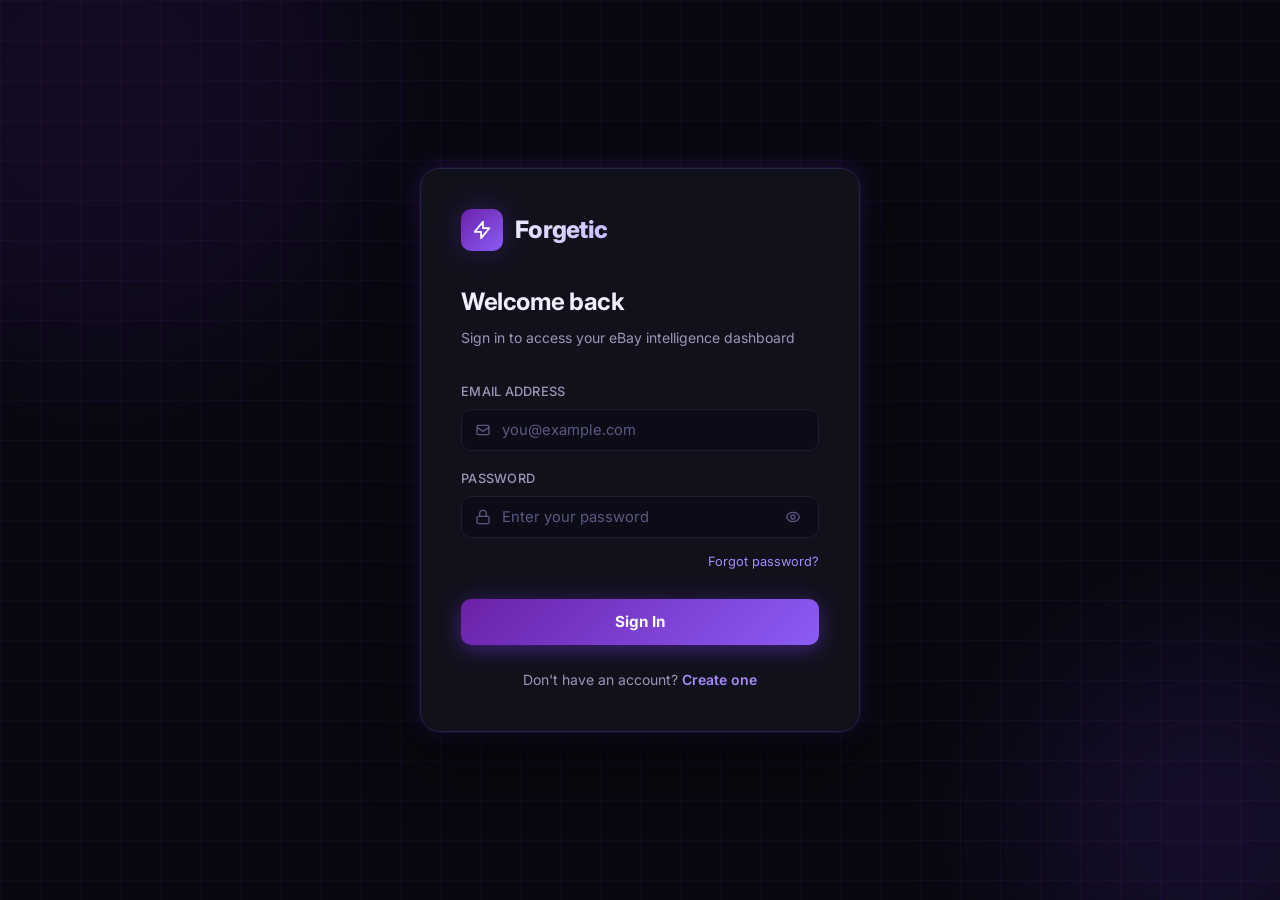
<file: index.html>
<!DOCTYPE html>
<html lang="en">
<head>
  <meta charset="UTF-8" />
  <meta name="viewport" content="width=device-width, initial-scale=1.0" />
  <meta name="description" content="Sign in to Forgetic — Your eBay Business Intelligence Dashboard for deep market analysis and insights." />
  <title>Sign In — Forgetic Dashboard</title>
  <link rel="preconnect" href="https://fonts.googleapis.com" />
  <link rel="preconnect" href="https://fonts.gstatic.com" crossorigin />
  <link href="https://fonts.googleapis.com/css2?family=Inter:wght@300;400;500;600;700;800;900&display=swap" rel="stylesheet" />
  <link rel="stylesheet" href="css/main.css" />
  <link rel="stylesheet" href="css/auth.css" />
</head>
<body>
  <div class="auth-page" id="login-page">
    <!-- Animated Background -->
    <div class="auth-bg"></div>
    <div class="auth-orb auth-orb-1"></div>
    <div class="auth-orb auth-orb-2"></div>

    <!-- Auth Card -->
    <div class="auth-card" role="main">
      <!-- Logo -->
      <div class="auth-logo">
        <div class="auth-logo-icon">
          <svg xmlns="http://www.w3.org/2000/svg" fill="none" viewBox="0 0 24 24" stroke="currentColor" stroke-width="2">
            <path stroke-linecap="round" stroke-linejoin="round" d="M13 10V3L4 14h7v7l9-11h-7z" />
          </svg>
        </div>
        <span class="auth-logo-text">Forgetic</span>
      </div>

      <!-- Heading -->
      <h1 class="auth-title">Welcome back</h1>
      <p class="auth-subtitle">Sign in to access your eBay intelligence dashboard</p>

      <!-- Form -->
      <form class="auth-form" id="login-form" novalidate>
        <!-- Email -->
        <div class="form-group">
          <label class="form-label" for="login-email">Email Address</label>
          <div class="input-wrapper">
            <svg class="input-icon" xmlns="http://www.w3.org/2000/svg" fill="none" viewBox="0 0 24 24" stroke="currentColor" stroke-width="2">
              <path stroke-linecap="round" stroke-linejoin="round" d="M3 8l7.89 5.26a2 2 0 002.22 0L21 8M5 19h14a2 2 0 002-2V7a2 2 0 00-2-2H5a2 2 0 00-2 2v10a2 2 0 002 2z" />
            </svg>
            <input
              id="login-email"
              name="email"
              type="email"
              class="form-input"
              placeholder="you@example.com"
              autocomplete="email"
              required
            />
          </div>
          <span class="form-error" id="email-error">
            <svg xmlns="http://www.w3.org/2000/svg" width="12" height="12" fill="none" viewBox="0 0 24 24" stroke="currentColor" stroke-width="2"><circle cx="12" cy="12" r="10"/><line x1="12" y1="8" x2="12" y2="12"/><line x1="12" y1="16" x2="12.01" y2="16"/></svg>
            Please enter a valid email address.
          </span>
        </div>

        <!-- Password -->
        <div class="form-group">
          <label class="form-label" for="login-password">Password</label>
          <div class="input-wrapper">
            <svg class="input-icon" xmlns="http://www.w3.org/2000/svg" fill="none" viewBox="0 0 24 24" stroke="currentColor" stroke-width="2">
              <rect x="3" y="11" width="18" height="11" rx="2" ry="2"/>
              <path d="M7 11V7a5 5 0 0110 0v4"/>
            </svg>
            <input
              id="login-password"
              name="password"
              type="password"
              class="form-input"
              placeholder="Enter your password"
              autocomplete="current-password"
              required
            />
            <button type="button" class="input-toggle-pw" id="toggle-login-pw" aria-label="Toggle password visibility">
              <svg id="eye-icon-login" xmlns="http://www.w3.org/2000/svg" fill="none" viewBox="0 0 24 24" stroke="currentColor" stroke-width="2">
                <path stroke-linecap="round" stroke-linejoin="round" d="M15 12a3 3 0 11-6 0 3 3 0 016 0z" />
                <path stroke-linecap="round" stroke-linejoin="round" d="M2.458 12C3.732 7.943 7.523 5 12 5c4.478 0 8.268 2.943 9.542 7-1.274 4.057-5.064 7-9.542 7-4.477 0-8.268-2.943-9.542-7z" />
              </svg>
            </button>
          </div>
          <span class="form-error" id="password-error">
            <svg xmlns="http://www.w3.org/2000/svg" width="12" height="12" fill="none" viewBox="0 0 24 24" stroke="currentColor" stroke-width="2"><circle cx="12" cy="12" r="10"/><line x1="12" y1="8" x2="12" y2="12"/><line x1="12" y1="16" x2="12.01" y2="16"/></svg>
            Password is required.
          </span>
        </div>

        <!-- Forgot Password -->
        <div style="text-align:right; margin-top:-0.5rem;">
          <a href="#" style="font-size:0.8rem;">Forgot password?</a>
        </div>

        <!-- Submit -->
        <button type="submit" class="btn-auth" id="login-btn">
          <span class="btn-text">Sign In</span>
        </button>

        <!-- General Error -->
        <div id="login-general-error" style="display:none; background: var(--danger-soft); border:1px solid var(--danger); border-radius: var(--radius-md); padding: 0.6rem 0.875rem; font-size: 0.8rem; color: var(--danger); text-align:center;">
          Invalid email or password. Please try again.
        </div>
      </form>

      <!-- Footer -->
      <div class="auth-footer">
        Don't have an account? <a href="register.html">Create one</a>
      </div>
    </div>
  </div>

  <!-- Toast Container -->
  <div id="toast-container" aria-live="polite"></div>

  <script src="js/auth.js"></script>
</body>
</html>
</file>
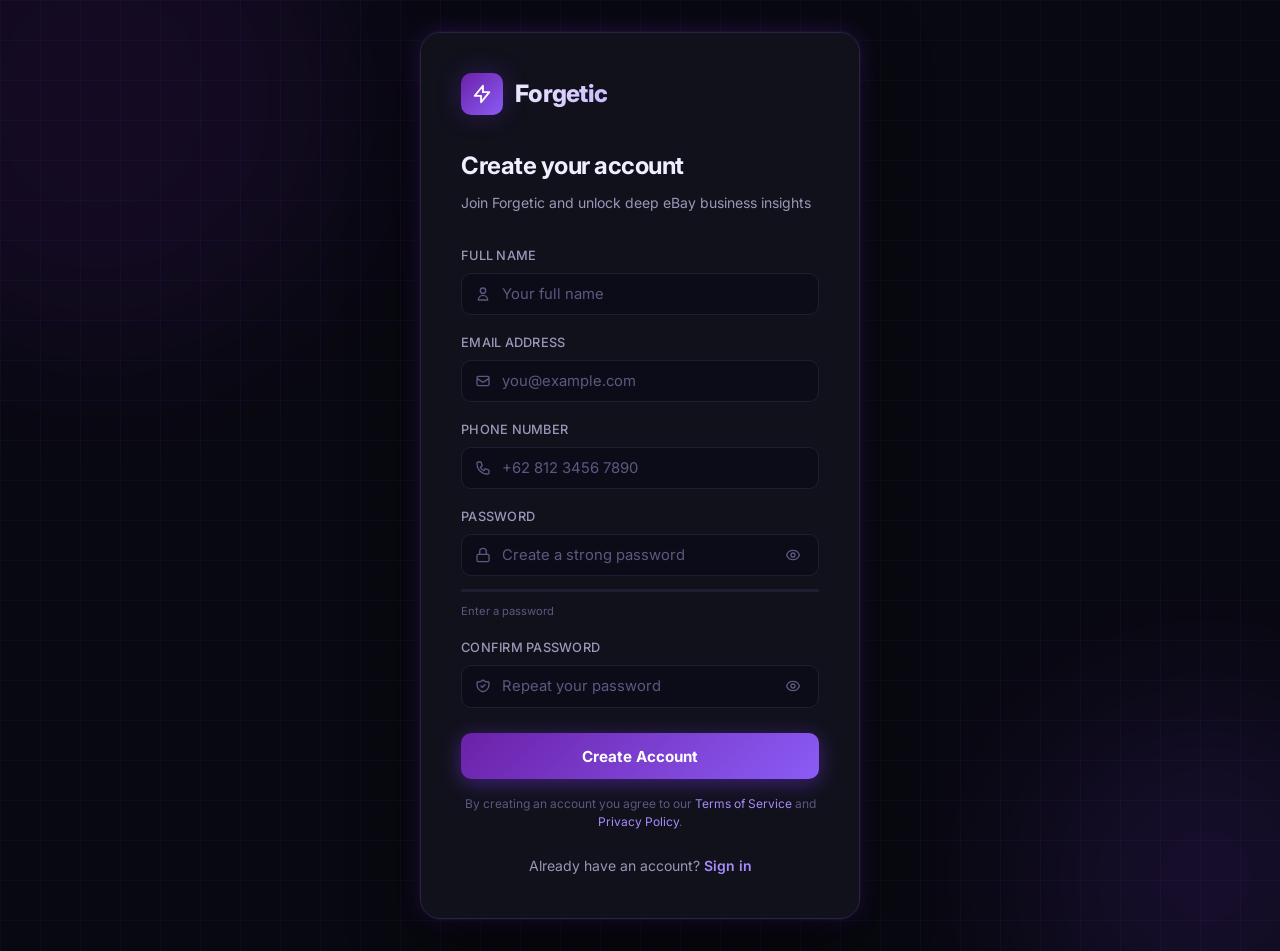
<file: register.html>
<!DOCTYPE html>
<html lang="en">
<head>
  <meta charset="UTF-8" />
  <meta name="viewport" content="width=device-width, initial-scale=1.0" />
  <meta name="description" content="Create your Forgetic account — eBay Business Intelligence Dashboard for deep product research and market analysis." />
  <title>Create Account — Forgetic Dashboard</title>
  <link rel="preconnect" href="https://fonts.googleapis.com" />
  <link rel="preconnect" href="https://fonts.gstatic.com" crossorigin />
  <link href="https://fonts.googleapis.com/css2?family=Inter:wght@300;400;500;600;700;800;900&display=swap" rel="stylesheet" />
  <link rel="stylesheet" href="css/main.css" />
  <link rel="stylesheet" href="css/auth.css" />
</head>
<body>
  <div class="auth-page" id="register-page">
    <!-- Animated Background -->
    <div class="auth-bg"></div>
    <div class="auth-orb auth-orb-1"></div>
    <div class="auth-orb auth-orb-2"></div>

    <!-- Auth Card -->
    <div class="auth-card" role="main">
      <!-- Logo -->
      <div class="auth-logo">
        <div class="auth-logo-icon">
          <svg xmlns="http://www.w3.org/2000/svg" fill="none" viewBox="0 0 24 24" stroke="currentColor" stroke-width="2">
            <path stroke-linecap="round" stroke-linejoin="round" d="M13 10V3L4 14h7v7l9-11h-7z" />
          </svg>
        </div>
        <span class="auth-logo-text">Forgetic</span>
      </div>

      <!-- Heading -->
      <h1 class="auth-title">Create your account</h1>
      <p class="auth-subtitle">Join Forgetic and unlock deep eBay business insights</p>

      <!-- Form -->
      <form class="auth-form" id="register-form" novalidate>
        <!-- Full Name -->
        <div class="form-group">
          <label class="form-label" for="reg-name">Full Name</label>
          <div class="input-wrapper">
            <svg class="input-icon" xmlns="http://www.w3.org/2000/svg" fill="none" viewBox="0 0 24 24" stroke="currentColor" stroke-width="2">
              <path stroke-linecap="round" stroke-linejoin="round" d="M16 7a4 4 0 11-8 0 4 4 0 018 0zM12 14a7 7 0 00-7 7h14a7 7 0 00-7-7z" />
            </svg>
            <input id="reg-name" name="name" type="text" class="form-input" placeholder="Your full name" autocomplete="name" required />
          </div>
          <span class="form-error" id="name-error">
            <svg xmlns="http://www.w3.org/2000/svg" width="12" height="12" fill="none" viewBox="0 0 24 24" stroke="currentColor" stroke-width="2"><circle cx="12" cy="12" r="10"/><line x1="12" y1="8" x2="12" y2="12"/><line x1="12" y1="16" x2="12.01" y2="16"/></svg>
            Full name is required.
          </span>
        </div>

        <!-- Email -->
        <div class="form-group">
          <label class="form-label" for="reg-email">Email Address</label>
          <div class="input-wrapper">
            <svg class="input-icon" xmlns="http://www.w3.org/2000/svg" fill="none" viewBox="0 0 24 24" stroke="currentColor" stroke-width="2">
              <path stroke-linecap="round" stroke-linejoin="round" d="M3 8l7.89 5.26a2 2 0 002.22 0L21 8M5 19h14a2 2 0 002-2V7a2 2 0 00-2-2H5a2 2 0 00-2 2v10a2 2 0 002 2z" />
            </svg>
            <input id="reg-email" name="email" type="email" class="form-input" placeholder="you@example.com" autocomplete="email" required />
          </div>
          <span class="form-error" id="reg-email-error">
            <svg xmlns="http://www.w3.org/2000/svg" width="12" height="12" fill="none" viewBox="0 0 24 24" stroke="currentColor" stroke-width="2"><circle cx="12" cy="12" r="10"/><line x1="12" y1="8" x2="12" y2="12"/><line x1="12" y1="16" x2="12.01" y2="16"/></svg>
            Please enter a valid email address.
          </span>
        </div>

        <!-- Phone -->
        <div class="form-group">
          <label class="form-label" for="reg-phone">Phone Number</label>
          <div class="input-wrapper">
            <svg class="input-icon" xmlns="http://www.w3.org/2000/svg" fill="none" viewBox="0 0 24 24" stroke="currentColor" stroke-width="2">
              <path stroke-linecap="round" stroke-linejoin="round" d="M3 5a2 2 0 012-2h3.28a1 1 0 01.948.684l1.498 4.493a1 1 0 01-.502 1.21l-2.257 1.13a11.042 11.042 0 005.516 5.516l1.13-2.257a1 1 0 011.21-.502l4.493 1.498a1 1 0 01.684.949V19a2 2 0 01-2 2h-1C9.716 21 3 14.284 3 6V5z" />
            </svg>
            <input id="reg-phone" name="phone" type="tel" class="form-input" placeholder="+62 812 3456 7890" autocomplete="tel" required />
          </div>
          <span class="form-error" id="phone-error">
            <svg xmlns="http://www.w3.org/2000/svg" width="12" height="12" fill="none" viewBox="0 0 24 24" stroke="currentColor" stroke-width="2"><circle cx="12" cy="12" r="10"/><line x1="12" y1="8" x2="12" y2="12"/><line x1="12" y1="16" x2="12.01" y2="16"/></svg>
            Phone number is required.
          </span>
        </div>

        <!-- Password -->
        <div class="form-group">
          <label class="form-label" for="reg-password">Password</label>
          <div class="input-wrapper">
            <svg class="input-icon" xmlns="http://www.w3.org/2000/svg" fill="none" viewBox="0 0 24 24" stroke="currentColor" stroke-width="2">
              <rect x="3" y="11" width="18" height="11" rx="2" ry="2"/>
              <path d="M7 11V7a5 5 0 0110 0v4"/>
            </svg>
            <input id="reg-password" name="password" type="password" class="form-input" placeholder="Create a strong password" autocomplete="new-password" required />
            <button type="button" class="input-toggle-pw" id="toggle-reg-pw" aria-label="Toggle password visibility">
              <svg xmlns="http://www.w3.org/2000/svg" fill="none" viewBox="0 0 24 24" stroke="currentColor" stroke-width="2">
                <path stroke-linecap="round" stroke-linejoin="round" d="M15 12a3 3 0 11-6 0 3 3 0 016 0z" />
                <path stroke-linecap="round" stroke-linejoin="round" d="M2.458 12C3.732 7.943 7.523 5 12 5c4.478 0 8.268 2.943 9.542 7-1.274 4.057-5.064 7-9.542 7-4.477 0-8.268-2.943-9.542-7z" />
              </svg>
            </button>
          </div>
          <!-- Password strength -->
          <div class="strength-bar"><div class="strength-fill" id="strength-fill"></div></div>
          <div class="strength-label" id="strength-label">Enter a password</div>
          <span class="form-error" id="reg-pw-error">
            <svg xmlns="http://www.w3.org/2000/svg" width="12" height="12" fill="none" viewBox="0 0 24 24" stroke="currentColor" stroke-width="2"><circle cx="12" cy="12" r="10"/><line x1="12" y1="8" x2="12" y2="12"/><line x1="12" y1="16" x2="12.01" y2="16"/></svg>
            Password must be at least 8 characters.
          </span>
        </div>

        <!-- Confirm Password -->
        <div class="form-group">
          <label class="form-label" for="reg-confirm-pw">Confirm Password</label>
          <div class="input-wrapper">
            <svg class="input-icon" xmlns="http://www.w3.org/2000/svg" fill="none" viewBox="0 0 24 24" stroke="currentColor" stroke-width="2">
              <path stroke-linecap="round" stroke-linejoin="round" d="M9 12l2 2 4-4m5.618-4.016A11.955 11.955 0 0112 2.944a11.955 11.955 0 01-8.618 3.04A12.02 12.02 0 003 9c0 5.591 3.824 10.29 9 11.622 5.176-1.332 9-6.03 9-11.622 0-1.042-.133-2.052-.382-3.016z"/>
            </svg>
            <input id="reg-confirm-pw" name="confirm_password" type="password" class="form-input" placeholder="Repeat your password" autocomplete="new-password" required />
            <button type="button" class="input-toggle-pw" id="toggle-reg-confirm-pw" aria-label="Toggle confirm password visibility">
              <svg xmlns="http://www.w3.org/2000/svg" fill="none" viewBox="0 0 24 24" stroke="currentColor" stroke-width="2">
                <path stroke-linecap="round" stroke-linejoin="round" d="M15 12a3 3 0 11-6 0 3 3 0 016 0z" />
                <path stroke-linecap="round" stroke-linejoin="round" d="M2.458 12C3.732 7.943 7.523 5 12 5c4.478 0 8.268 2.943 9.542 7-1.274 4.057-5.064 7-9.542 7-4.477 0-8.268-2.943-9.542-7z" />
              </svg>
            </button>
          </div>
          <span class="form-error" id="confirm-pw-error">
            <svg xmlns="http://www.w3.org/2000/svg" width="12" height="12" fill="none" viewBox="0 0 24 24" stroke="currentColor" stroke-width="2"><circle cx="12" cy="12" r="10"/><line x1="12" y1="8" x2="12" y2="12"/><line x1="12" y1="16" x2="12.01" y2="16"/></svg>
            Passwords do not match.
          </span>
        </div>

        <!-- Submit -->
        <button type="submit" class="btn-auth" id="register-btn">
          <span class="btn-text">Create Account</span>
        </button>

        <!-- General Error -->
        <div id="register-general-error" style="display:none; background: var(--danger-soft); border:1px solid var(--danger); border-radius: var(--radius-md); padding: 0.6rem 0.875rem; font-size: 0.8rem; color: var(--danger); text-align:center;"></div>
      </form>

      <!-- Terms -->
      <p class="auth-terms">
        By creating an account you agree to our <a href="#">Terms of Service</a> and <a href="#">Privacy Policy</a>.
      </p>

      <!-- Footer -->
      <div class="auth-footer">
        Already have an account? <a href="index.html">Sign in</a>
      </div>
    </div>
  </div>

  <!-- Toast Container -->
  <div id="toast-container" aria-live="polite"></div>

  <script src="js/auth.js"></script>
</body>
</html>
</file>
<file: css/main.css>
/* ============================================================
   FORGETIC DASHBOARD — DESIGN SYSTEM
   main.css — Global tokens, resets, typography, utilities
   ============================================================ */

@import url('https://fonts.googleapis.com/css2?family=Inter:wght@300;400;500;600;700;800;900&display=swap');

/* ─── CSS Custom Properties ─────────────────────────────── */
:root {
  /* Backgrounds */
  --bg-primary:       #080810;
  --bg-secondary:     #0E0E1A;
  --bg-card:          #13131F;
  --bg-card-hover:    #18182A;
  --bg-input:         #0C0C18;
  --bg-sidebar:       #0A0A16;

  /* Purple Accent Palette */
  --purple-950:       #1E0A3C;
  --purple-900:       #2D1060;
  --purple-800:       #4C1D95;
  --purple-700:       #6B21A8;
  --purple-600:       #7C3AED;
  --purple-500:       #8B5CF6;
  --purple-400:       #A78BFA;
  --purple-300:       #C4B5FD;
  --purple-200:       #DDD6FE;

  /* Accent Aliases */
  --accent:           #7C3AED;
  --accent-hover:     #8B5CF6;
  --accent-soft:      rgba(124, 58, 237, 0.15);
  --accent-glow:      rgba(124, 58, 237, 0.35);
  --accent-border:    rgba(124, 58, 237, 0.5);

  /* Text */
  --text-primary:     #F0EEFF;
  --text-secondary:   #9B97B8;
  --text-muted:       #5C5880;
  --text-disabled:    #3A3760;

  /* Borders */
  --border:           #1E1E30;
  --border-light:     #252540;
  --border-focus:     var(--accent);

  /* Semantic Colors */
  --success:          #22C55E;
  --success-soft:     rgba(34, 197, 94, 0.12);
  --danger:           #EF4444;
  --danger-soft:      rgba(239, 68, 68, 0.12);
  --warning:          #F59E0B;
  --warning-soft:     rgba(245, 158, 11, 0.12);
  --info:             #38BDF8;
  --info-soft:        rgba(56, 189, 248, 0.12);

  /* Sizing */
  --sidebar-w:        260px;
  --header-h:         64px;
  --radius-sm:        6px;
  --radius-md:        10px;
  --radius-lg:        14px;
  --radius-xl:        20px;
  --radius-full:      9999px;

  /* Shadows */
  --shadow-sm:        0 2px 8px rgba(0,0,0,0.4);
  --shadow-md:        0 4px 16px rgba(0,0,0,0.5);
  --shadow-lg:        0 8px 32px rgba(0,0,0,0.6);
  --shadow-purple:    0 0 24px rgba(124, 58, 237, 0.25);
  --shadow-purple-lg: 0 0 48px rgba(124, 58, 237, 0.3);

  /* Transitions */
  --transition-fast:  0.15s ease;
  --transition-base:  0.25s ease;
  --transition-slow:  0.4s ease;

  /* Z-Index Layers */
  --z-sidebar:        100;
  --z-header:         90;
  --z-modal:          200;
  --z-toast:          300;
}

/* ─── Reset ─────────────────────────────────────────────── */
*, *::before, *::after {
  box-sizing: border-box;
  margin: 0;
  padding: 0;
}

html {
  font-size: 16px;
  scroll-behavior: smooth;
  -webkit-text-size-adjust: 100%;
}

body {
  font-family: 'Inter', system-ui, -apple-system, sans-serif;
  background-color: var(--bg-primary);
  color: var(--text-primary);
  line-height: 1.6;
  min-height: 100vh;
  -webkit-font-smoothing: antialiased;
  -moz-osx-font-smoothing: grayscale;
}

a {
  color: var(--purple-400);
  text-decoration: none;
  transition: color var(--transition-fast);
}
a:hover { color: var(--purple-300); }

img, svg { display: block; max-width: 100%; }

ul, ol { list-style: none; }

button {
  font-family: inherit;
  cursor: pointer;
  border: none;
  background: none;
}

input, textarea, select {
  font-family: inherit;
  font-size: inherit;
}

/* ─── Typography ─────────────────────────────────────────── */
.text-xs   { font-size: 0.75rem;  line-height: 1.4; }
.text-sm   { font-size: 0.875rem; line-height: 1.5; }
.text-base { font-size: 1rem;     line-height: 1.6; }
.text-lg   { font-size: 1.125rem; line-height: 1.55; }
.text-xl   { font-size: 1.25rem;  line-height: 1.5; }
.text-2xl  { font-size: 1.5rem;   line-height: 1.4; }
.text-3xl  { font-size: 1.875rem; line-height: 1.3; }
.text-4xl  { font-size: 2.25rem;  line-height: 1.2; }

.font-light    { font-weight: 300; }
.font-regular  { font-weight: 400; }
.font-medium   { font-weight: 500; }
.font-semibold { font-weight: 600; }
.font-bold     { font-weight: 700; }
.font-extrabold { font-weight: 800; }

.text-primary   { color: var(--text-primary); }
.text-secondary { color: var(--text-secondary); }
.text-muted     { color: var(--text-muted); }
.text-accent    { color: var(--purple-400); }
.text-success   { color: var(--success); }
.text-danger    { color: var(--danger); }
.text-warning   { color: var(--warning); }

/* ─── Gradient Text ──────────────────────────────────────── */
.gradient-text {
  background: linear-gradient(135deg, var(--purple-300) 0%, var(--purple-500) 50%, var(--purple-700) 100%);
  -webkit-background-clip: text;
  -webkit-text-fill-color: transparent;
  background-clip: text;
}

/* ─── Cards ──────────────────────────────────────────────── */
.card {
  background: var(--bg-card);
  border: 1px solid var(--border);
  border-radius: var(--radius-lg);
  padding: 1.5rem;
  transition: border-color var(--transition-base), box-shadow var(--transition-base);
}
.card:hover {
  border-color: var(--border-light);
  box-shadow: var(--shadow-md);
}
.card-accent {
  border-color: var(--accent-border);
  box-shadow: 0 0 0 1px rgba(124,58,237,0.1), var(--shadow-purple);
}
.card-sm { padding: 1rem; }
.card-lg { padding: 2rem; }

/* ─── Buttons ────────────────────────────────────────────── */
.btn {
  display: inline-flex;
  align-items: center;
  justify-content: center;
  gap: 0.5rem;
  padding: 0.625rem 1.25rem;
  border-radius: var(--radius-md);
  font-size: 0.875rem;
  font-weight: 600;
  transition: all var(--transition-fast);
  white-space: nowrap;
  user-select: none;
}

.btn-primary {
  background: linear-gradient(135deg, var(--purple-700), var(--purple-600));
  color: #fff;
  box-shadow: 0 4px 12px rgba(124,58,237,0.35);
}
.btn-primary:hover {
  background: linear-gradient(135deg, var(--purple-600), var(--purple-500));
  box-shadow: 0 6px 20px rgba(124,58,237,0.5);
  transform: translateY(-1px);
}
.btn-primary:active { transform: translateY(0); }

.btn-secondary {
  background: var(--bg-card-hover);
  color: var(--text-primary);
  border: 1px solid var(--border-light);
}
.btn-secondary:hover {
  border-color: var(--accent-border);
  color: var(--purple-300);
}

.btn-ghost {
  color: var(--text-secondary);
  background: transparent;
}
.btn-ghost:hover {
  color: var(--text-primary);
  background: var(--accent-soft);
}

.btn-sm { padding: 0.4rem 0.85rem; font-size: 0.8rem; }
.btn-lg { padding: 0.875rem 1.75rem; font-size: 1rem; }
.btn-full { width: 100%; }

.btn:disabled {
  opacity: 0.45;
  cursor: not-allowed;
  transform: none !important;
}

/* ─── Form Elements ──────────────────────────────────────── */
.form-group {
  display: flex;
  flex-direction: column;
  gap: 0.4rem;
}

.form-label {
  font-size: 0.8rem;
  font-weight: 500;
  color: var(--text-secondary);
  letter-spacing: 0.02em;
  text-transform: uppercase;
}

.form-input {
  width: 100%;
  padding: 0.7rem 1rem;
  background: var(--bg-input);
  border: 1px solid var(--border);
  border-radius: var(--radius-md);
  color: var(--text-primary);
  font-size: 0.925rem;
  transition: border-color var(--transition-fast), box-shadow var(--transition-fast);
  outline: none;
}
.form-input::placeholder { color: var(--text-muted); }
.form-input:focus {
  border-color: var(--accent);
  box-shadow: 0 0 0 3px var(--accent-soft);
}
.form-input:hover:not(:focus) { border-color: var(--border-light); }

textarea.form-input { resize: vertical; min-height: 100px; }

/* ─── Badges ─────────────────────────────────────────────── */
.badge {
  display: inline-flex;
  align-items: center;
  gap: 0.25rem;
  padding: 0.2rem 0.6rem;
  border-radius: var(--radius-full);
  font-size: 0.7rem;
  font-weight: 600;
  letter-spacing: 0.03em;
  text-transform: uppercase;
}
.badge-purple  { background: var(--accent-soft); color: var(--purple-300); border: 1px solid var(--accent-border); }
.badge-success { background: var(--success-soft); color: var(--success); }
.badge-danger  { background: var(--danger-soft);  color: var(--danger); }
.badge-warning { background: var(--warning-soft); color: var(--warning); }
.badge-info    { background: var(--info-soft);    color: var(--info); }

/* ─── Divider ────────────────────────────────────────────── */
.divider {
  height: 1px;
  background: linear-gradient(90deg, transparent, var(--border-light), transparent);
  margin: 1.5rem 0;
}

/* ─── Loading Skeleton ───────────────────────────────────── */
@keyframes skeleton-shimmer {
  0%   { background-position: -500px 0; }
  100% { background-position: 500px 0; }
}
.skeleton {
  background: linear-gradient(90deg, var(--bg-card) 25%, var(--bg-card-hover) 50%, var(--bg-card) 75%);
  background-size: 500px 100%;
  animation: skeleton-shimmer 1.4s infinite;
  border-radius: var(--radius-md);
}

/* ─── Scroll bar ─────────────────────────────────────────── */
::-webkit-scrollbar              { width: 6px; height: 6px; }
::-webkit-scrollbar-track        { background: transparent; }
::-webkit-scrollbar-thumb        { background: var(--border-light); border-radius: 99px; }
::-webkit-scrollbar-thumb:hover  { background: var(--text-muted); }

/* ─── Utility ────────────────────────────────────────────── */
.sr-only {
  position: absolute; width: 1px; height: 1px;
  padding: 0; margin: -1px; overflow: hidden;
  clip: rect(0,0,0,0); white-space: nowrap; border-width: 0;
}
.flex       { display: flex; }
.flex-col   { flex-direction: column; }
.items-center { align-items: center; }
.justify-between { justify-content: space-between; }
.gap-1  { gap: 0.25rem; }
.gap-2  { gap: 0.5rem; }
.gap-3  { gap: 0.75rem; }
.gap-4  { gap: 1rem; }
.gap-6  { gap: 1.5rem; }
.w-full { width: 100%; }
.truncate { overflow: hidden; text-overflow: ellipsis; white-space: nowrap; }

/* ─── Animations ─────────────────────────────────────────── */
@keyframes fadeInUp {
  from { opacity: 0; transform: translateY(16px); }
  to   { opacity: 1; transform: translateY(0); }
}
@keyframes fadeIn {
  from { opacity: 0; }
  to   { opacity: 1; }
}
@keyframes pulse-glow {
  0%, 100% { box-shadow: 0 0 12px rgba(124,58,237,0.3); }
  50%       { box-shadow: 0 0 28px rgba(124,58,237,0.6); }
}
@keyframes spin {
  to { transform: rotate(360deg); }
}

.animate-fadeInUp { animation: fadeInUp 0.4s ease forwards; }
.animate-fadeIn   { animation: fadeIn 0.3s ease forwards; }

/* ─── Toast Notification ─────────────────────────────────── */
#toast-container {
  position: fixed;
  bottom: 1.5rem;
  right: 1.5rem;
  z-index: var(--z-toast);
  display: flex;
  flex-direction: column;
  gap: 0.75rem;
}
.toast {
  display: flex;
  align-items: center;
  gap: 0.75rem;
  padding: 0.875rem 1.25rem;
  background: var(--bg-card);
  border: 1px solid var(--border-light);
  border-radius: var(--radius-lg);
  box-shadow: var(--shadow-lg);
  font-size: 0.875rem;
  animation: fadeInUp 0.3s ease;
  min-width: 280px;
}
.toast.success { border-left: 3px solid var(--success); }
.toast.error   { border-left: 3px solid var(--danger); }
.toast.info    { border-left: 3px solid var(--accent); }
</file>
<file: css/auth.css>
/* ============================================================
   FORGETIC DASHBOARD — AUTH STYLES
   auth.css — Login & Register page styles
   ============================================================ */

/* ─── Auth Layout ────────────────────────────────────────── */
.auth-page {
  min-height: 100vh;
  display: flex;
  align-items: center;
  justify-content: center;
  background: var(--bg-primary);
  position: relative;
  overflow: hidden;
  padding: 2rem 1rem;
}

/* Animated purple grid background */
.auth-bg {
  position: absolute;
  inset: 0;
  background-image:
    linear-gradient(rgba(124,58,237,0.07) 1px, transparent 1px),
    linear-gradient(90deg, rgba(124,58,237,0.07) 1px, transparent 1px);
  background-size: 40px 40px;
  animation: grid-drift 20s linear infinite;
}
@keyframes grid-drift {
  0%   { transform: translate(0, 0); }
  100% { transform: translate(40px, 40px); }
}

/* Glowing orbs */
.auth-orb {
  position: absolute;
  border-radius: 50%;
  filter: blur(80px);
  opacity: 0.12;
  pointer-events: none;
}
.auth-orb-1 {
  width: 500px; height: 500px;
  background: var(--purple-700);
  top: -150px; left: -150px;
  animation: orb-float 8s ease-in-out infinite;
}
.auth-orb-2 {
  width: 350px; height: 350px;
  background: var(--purple-600);
  bottom: -100px; right: -100px;
  animation: orb-float 10s ease-in-out infinite reverse;
}
@keyframes orb-float {
  0%, 100% { transform: translate(0,0) scale(1); }
  50%       { transform: translate(20px, -20px) scale(1.05); }
}

/* ─── Auth Card ──────────────────────────────────────────── */
.auth-card {
  position: relative;
  z-index: 2;
  width: 100%;
  max-width: 440px;
  background: rgba(19, 19, 31, 0.85);
  backdrop-filter: blur(20px);
  -webkit-backdrop-filter: blur(20px);
  border: 1px solid var(--border-light);
  border-radius: var(--radius-xl);
  padding: 2.5rem;
  box-shadow:
    0 0 0 1px rgba(124,58,237,0.08),
    0 24px 64px rgba(0,0,0,0.6),
    var(--shadow-purple);
  animation: fadeInUp 0.5s ease;
}

/* ─── Auth Header ────────────────────────────────────────── */
.auth-logo {
  display: flex;
  align-items: center;
  gap: 0.75rem;
  margin-bottom: 2rem;
}
.auth-logo-icon {
  width: 42px; height: 42px;
  background: linear-gradient(135deg, var(--purple-700), var(--purple-500));
  border-radius: var(--radius-md);
  display: flex;
  align-items: center;
  justify-content: center;
  box-shadow: var(--shadow-purple);
}
.auth-logo-icon svg { width: 22px; height: 22px; color: white; }
.auth-logo-text {
  font-size: 1.5rem;
  font-weight: 800;
  letter-spacing: -0.03em;
  background: linear-gradient(135deg, #F0EEFF 0%, var(--purple-300) 100%);
  -webkit-background-clip: text;
  -webkit-text-fill-color: transparent;
  background-clip: text;
}

.auth-title {
  font-size: 1.5rem;
  font-weight: 700;
  color: var(--text-primary);
  margin-bottom: 0.4rem;
  letter-spacing: -0.02em;
}
.auth-subtitle {
  font-size: 0.875rem;
  color: var(--text-secondary);
  margin-bottom: 2rem;
}

/* ─── Auth Form ──────────────────────────────────────────── */
.auth-form {
  display: flex;
  flex-direction: column;
  gap: 1.1rem;
}

.input-wrapper {
  position: relative;
  display: flex;
  align-items: center;
}
.input-wrapper .input-icon {
  position: absolute;
  left: 0.875rem;
  color: var(--text-muted);
  width: 16px; height: 16px;
  pointer-events: none;
  transition: color var(--transition-fast);
}
.input-wrapper .form-input {
  padding-left: 2.5rem;
}
.input-wrapper .form-input:focus ~ .input-icon,
.input-wrapper:has(.form-input:focus) .input-icon {
  color: var(--purple-400);
}
.input-wrapper:has(.form-input:focus) .input-icon {
  color: var(--purple-400);
}

.input-toggle-pw {
  position: absolute;
  right: 0.875rem;
  background: none;
  border: none;
  color: var(--text-muted);
  cursor: pointer;
  padding: 0.25rem;
  display: flex;
  align-items: center;
  transition: color var(--transition-fast);
}
.input-toggle-pw:hover { color: var(--purple-400); }
.input-toggle-pw svg { width: 16px; height: 16px; }

/* Submit Button */
.btn-auth {
  width: 100%;
  padding: 0.85rem;
  background: linear-gradient(135deg, var(--purple-700), var(--purple-500));
  color: white;
  border: none;
  border-radius: var(--radius-md);
  font-size: 0.95rem;
  font-weight: 700;
  cursor: pointer;
  transition: all var(--transition-base);
  box-shadow: 0 4px 20px rgba(124,58,237,0.45);
  position: relative;
  overflow: hidden;
  margin-top: 0.5rem;
}
.btn-auth::before {
  content: '';
  position: absolute;
  inset: 0;
  background: linear-gradient(135deg, var(--purple-600), var(--purple-400));
  opacity: 0;
  transition: opacity var(--transition-base);
}
.btn-auth:hover::before { opacity: 1; }
.btn-auth:hover { 
  transform: translateY(-2px);
  box-shadow: 0 8px 32px rgba(124,58,237,0.6);
}
.btn-auth:active { transform: translateY(0); }
.btn-auth span { position: relative; z-index: 1; }

/* Loading state */
.btn-auth.loading .btn-text { opacity: 0; }
.btn-auth.loading::after {
  content: '';
  position: absolute;
  width: 18px; height: 18px;
  border: 2px solid rgba(255,255,255,0.3);
  border-top-color: white;
  border-radius: 50%;
  animation: spin 0.7s linear infinite;
  top: 50%; left: 50%;
  transform: translate(-50%, -50%);
}

/* ─── Auth Footer ────────────────────────────────────────── */
.auth-footer {
  margin-top: 1.5rem;
  text-align: center;
  font-size: 0.875rem;
  color: var(--text-secondary);
}
.auth-footer a {
  color: var(--purple-400);
  font-weight: 600;
  transition: color var(--transition-fast);
}
.auth-footer a:hover { color: var(--purple-300); }

/* ─── Divider with text ──────────────────────────────────── */
.auth-divider {
  display: flex;
  align-items: center;
  gap: 1rem;
  margin: 1.25rem 0;
  color: var(--text-muted);
  font-size: 0.8rem;
}
.auth-divider::before,
.auth-divider::after {
  content: '';
  flex: 1;
  height: 1px;
  background: var(--border);
}

/* ─── Error Message ──────────────────────────────────────── */
.form-error {
  font-size: 0.78rem;
  color: var(--danger);
  display: none;
  align-items: center;
  gap: 0.3rem;
  margin-top: 0.2rem;
}
.form-error.visible { display: flex; }

/* ─── Password Strength ──────────────────────────────────── */
.strength-bar {
  height: 3px;
  border-radius: 99px;
  background: var(--border);
  margin-top: 0.4rem;
  overflow: hidden;
}
.strength-fill {
  height: 100%;
  border-radius: 99px;
  transition: width 0.4s ease, background 0.4s ease;
  width: 0%;
}
.strength-label {
  font-size: 0.7rem;
  color: var(--text-muted);
  margin-top: 0.3rem;
}

/* ─── Terms text ─────────────────────────────────────────── */
.auth-terms {
  font-size: 0.75rem;
  color: var(--text-muted);
  text-align: center;
  margin-top: 1rem;
  line-height: 1.5;
}
.auth-terms a { color: var(--purple-400); }
</file>
